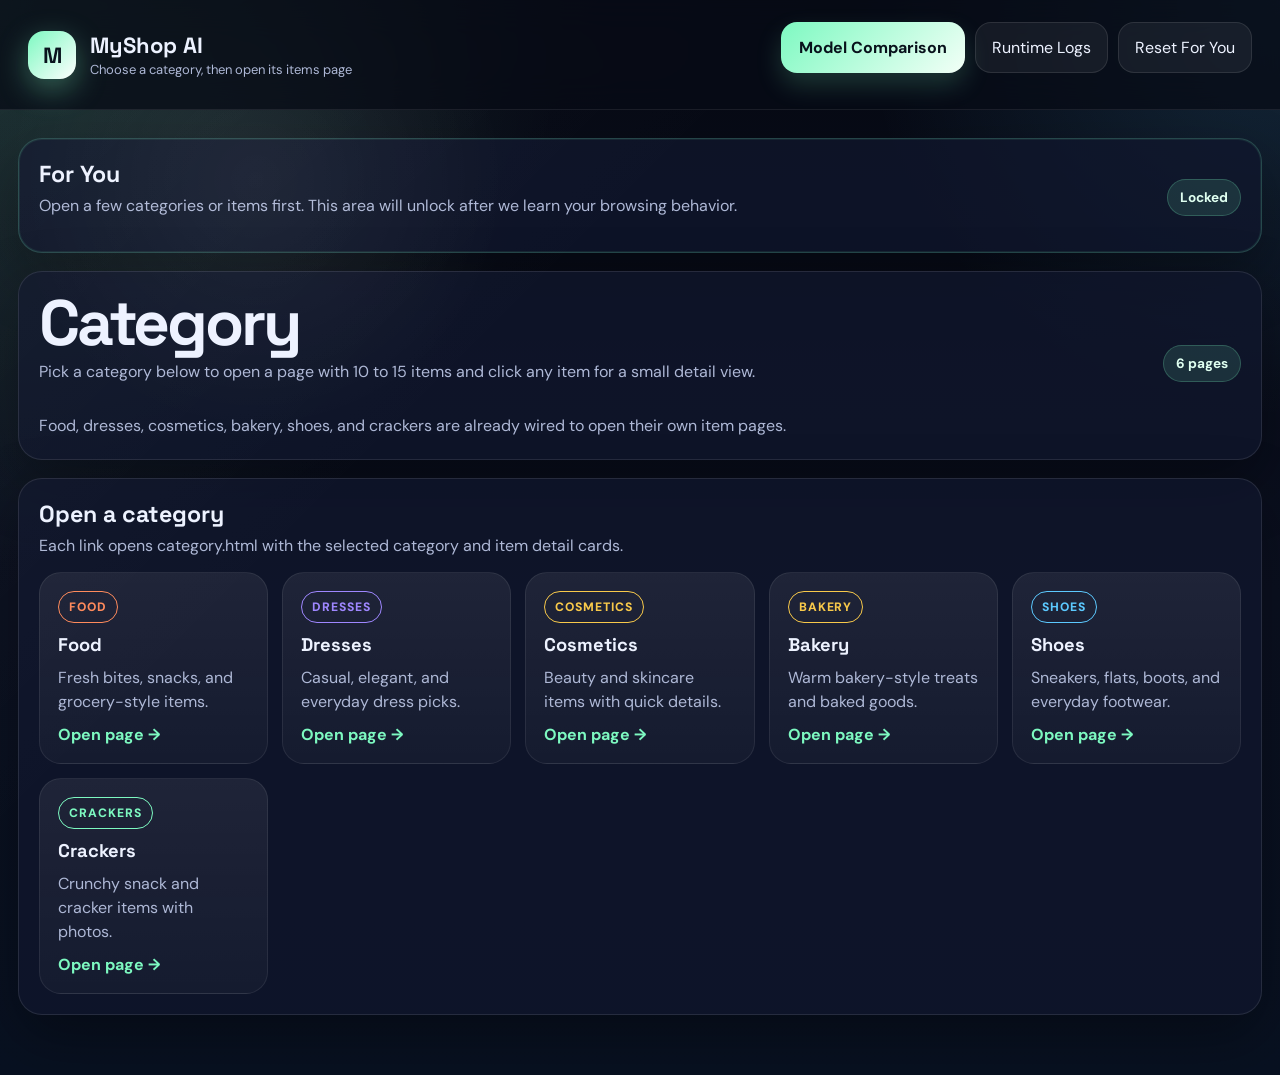
<file: frontend/index.html>
<!DOCTYPE html>
<html lang="en">
<head>
  <meta charset="UTF-8" />
  <meta name="viewport" content="width=device-width, initial-scale=1.0" />
  <meta name="referrer" content="no-referrer-when-downgrade" />
  <title>Category - MyShop AI</title>
  <link rel="icon" href="data:image/svg+xml,<svg xmlns='http://www.w3.org/2000/svg' viewBox='0 0 100 100'><text y='75' font-size='75' font-weight='bold' fill='%237df9c1'>M</text></svg>" />
  <link rel="preconnect" href="https://fonts.googleapis.com">
  <link rel="preconnect" href="https://fonts.gstatic.com" crossorigin>
  <link href="https://fonts.googleapis.com/css2?family=DM+Sans:wght@400;500;700;800&family=Space+Grotesk:wght@400;500;700&display=swap" rel="stylesheet">
  <link rel="stylesheet" href="style.css" />
</head>
<body>
  <div class="backdrop"></div>

  <header class="topbar">
    <div class="brand">
      <div class="brand-mark">M</div>
      <div>
        <div class="brand-name">MyShop AI</div>
        <div class="brand-subtitle">Choose a category, then open its items page</div>
      </div>
    </div>

    <div class="page-actions page-actions--standalone">
      <a class="primary-btn page-back-link" href="comparison.html" target="_blank" rel="noreferrer">Model Comparison</a>
      <a class="ghost-btn page-back-link" href="runtime.html" target="_blank" rel="noreferrer">Runtime Logs</a>
      <button id="resetForYouButton" class="ghost-btn">Reset For You</button>
    </div>
  </header>

  <main class="page category-page">
    <section class="panel highlight-panel for-you-section" hidden>
      <div class="section-head">
        <div>
          <h2>For You</h2>
          <p id="forYouMeta">This section appears after we learn from your browsing behavior.</p>
        </div>
        <span id="forYouCount" class="section-count">Locked</span>
      </div>

      <div id="forYouGrid" class="category-link-grid"></div>
    </section>

    <section class="category-hero hero-panel">
      <div class="section-head category-hero-head">
        <div>
          <h1>Category</h1>
          <p>Pick a category below to open a page with 10 to 15 items and click any item for a small detail view.</p>
        </div>
        <span class="section-count">6 pages</span>
      </div>
      <p class="category-note">Food, dresses, cosmetics, bakery, shoes, and crackers are already wired to open their own item pages.</p>
    </section>

    <section class="panel">
      <div class="section-head">
        <div>
          <h2>Open a category</h2>
          <p>Each link opens category.html with the selected category and item detail cards.</p>
        </div>
      </div>

      <div class="category-link-grid">
        <a class="category-link-card" href="category.html?category=food">
          <span class="category-link-label" style="color:var(--food)">Food</span>
          <strong>Food</strong>
          <p>Fresh bites, snacks, and grocery-style items.</p>
          <span class="category-link-action">Open page →</span>
        </a>

        <a class="category-link-card" href="category.html?category=dresses">
          <span class="category-link-label" style="color:var(--pet)">Dresses</span>
          <strong>Dresses</strong>
          <p>Casual, elegant, and everyday dress picks.</p>
          <span class="category-link-action">Open page →</span>
        </a>

        <a class="category-link-card" href="category.html?category=cosmetics">
          <span class="category-link-label" style="color:var(--snack)">Cosmetics</span>
          <strong>Cosmetics</strong>
          <p>Beauty and skincare items with quick details.</p>
          <span class="category-link-action">Open page →</span>
        </a>

        <a class="category-link-card" href="category.html?category=bakery">
          <span class="category-link-label" style="color:var(--accent-2)">Bakery</span>
          <strong>Bakery</strong>
          <p>Warm bakery-style treats and baked goods.</p>
          <span class="category-link-action">Open page →</span>
        </a>

        <a class="category-link-card" href="category.html?category=shoes">
          <span class="category-link-label" style="color:var(--drink)">Shoes</span>
          <strong>Shoes</strong>
          <p>Sneakers, flats, boots, and everyday footwear.</p>
          <span class="category-link-action">Open page →</span>
        </a>

        <a class="category-link-card" href="category.html?category=snack">
          <span class="category-link-label" style="color:var(--accent)">Crackers</span>
          <strong>Crackers</strong>
          <p>Crunchy snack and cracker items with photos.</p>
          <span class="category-link-action">Open page →</span>
        </a>
      </div>
    </section>
  </main>

  <script>
    const STATE_KEY = 'myshop-ai-discovery-state';
    const CATEGORY_THRESHOLD = 5;
    const categories = [
      { key: 'food', label: 'Food', color: 'var(--food)', description: 'Best match from your food searches and visits.' },
      { key: 'dresses', label: 'Dresses', color: 'var(--pet)', description: 'Fashion pages you opened recently.' },
      { key: 'cosmetics', label: 'Cosmetics', color: 'var(--snack)', description: 'Beauty items based on your activity.' },
      { key: 'bakery', label: 'Bakery', color: 'var(--accent-2)', description: 'Sweet baked items from your browsing.' },
      { key: 'shoes', label: 'Shoes', color: 'var(--drink)', description: 'Footwear pages you visited.' },
      { key: 'snack', label: 'Crackers', color: 'var(--accent)', description: 'Crunchy snack items you viewed.' }
    ];

    function loadState() {
      try {
        const parsed = JSON.parse(localStorage.getItem(STATE_KEY));
        if (parsed && typeof parsed === 'object') {
          return {
            searches: parsed.searches || {},
            visits: parsed.visits || {},
            recentCategories: Array.isArray(parsed.recentCategories) ? parsed.recentCategories : [],
            recentQueries: Array.isArray(parsed.recentQueries) ? parsed.recentQueries : [],
            lastViewedItems: Array.isArray(parsed.lastViewedItems) ? parsed.lastViewedItems : []
          };
        }
      } catch (_) {
        // ignore storage parse issues
      }

      return {
        searches: {},
        visits: {},
        recentCategories: [],
        recentQueries: [],
        lastViewedItems: []
      };
    }

    function scoreCategory(state, key) {
      const searchScore = Number(state.searches[key] || 0) * 3;
      const visitScore = Number(state.visits[key] || 0) * 2;
      const recentCategoryBonus = state.recentCategories.indexOf(key) === -1 ? 0 : Math.max(0, 5 - state.recentCategories.indexOf(key));
      const recentQueryBonus = state.recentQueries.some((entry) => entry.category === key) ? 2 : 0;
      return searchScore + visitScore + recentCategoryBonus + recentQueryBonus;
    }

    function renderForYou() {
      const state = loadState();
      const section = document.querySelector('.for-you-section');
      const grid = document.getElementById('forYouGrid');
      const meta = document.getElementById('forYouMeta');
      const count = document.getElementById('forYouCount');

      const searchCount = Object.values(state.searches || {}).reduce((total, value) => total + Number(value || 0), 0);
      const visitCount = Object.values(state.visits || {}).reduce((total, value) => total + Number(value || 0), 0);
      const recentQueries = (state.recentQueries || []).length;
      const lastViewedItems = (state.lastViewedItems || []).length;
      const recentCategories = (state.recentCategories || []).length;
      const totalSignals = searchCount + visitCount + recentQueries + lastViewedItems + recentCategories;

      if (section) {
        section.hidden = false;
      }

      if (totalSignals < CATEGORY_THRESHOLD) {
        grid.innerHTML = '';
        meta.textContent = 'Open a few categories or items first. This area will unlock after we learn your browsing behavior.';
        count.textContent = 'Locked';
        return;
      }

      const ranked = [...categories].sort((left, right) => scoreCategory(state, right.key) - scoreCategory(state, left.key));
      const active = ranked.filter((item) => scoreCategory(state, item.key) > 0).slice(0, 4);
      const hasActivity = active.length > 0;

      meta.innerText = 'Personalized recommendations loading...';
      count.textContent = hasActivity ? 'Personalized' : 'Learning';

      grid.innerHTML = '';

      active.forEach((category) => {
        const searchCount = state.searches[category.key] || 0;
        const visitCount = state.visits[category.key] || 0;
        const card = document.createElement('a');
        card.className = 'category-link-card';
        card.href = `category.html?category=${encodeURIComponent(category.key)}`;
        card.innerHTML = `
          <span class="category-link-label" style="color:${category.color}">${category.label}</span>
          <strong>${category.label}</strong>
          <p>${category.description}</p>
          <span class="category-link-action">${searchCount || visitCount ? `${searchCount} searches · ${visitCount} visits` : 'Open page →'}</span>
        `;
        grid.appendChild(card);
      });
    }

  </script>

  <script>
    document.addEventListener('DOMContentLoaded', () => {
      renderForYou();
    });
  </script>
</body>
</html>
</file>
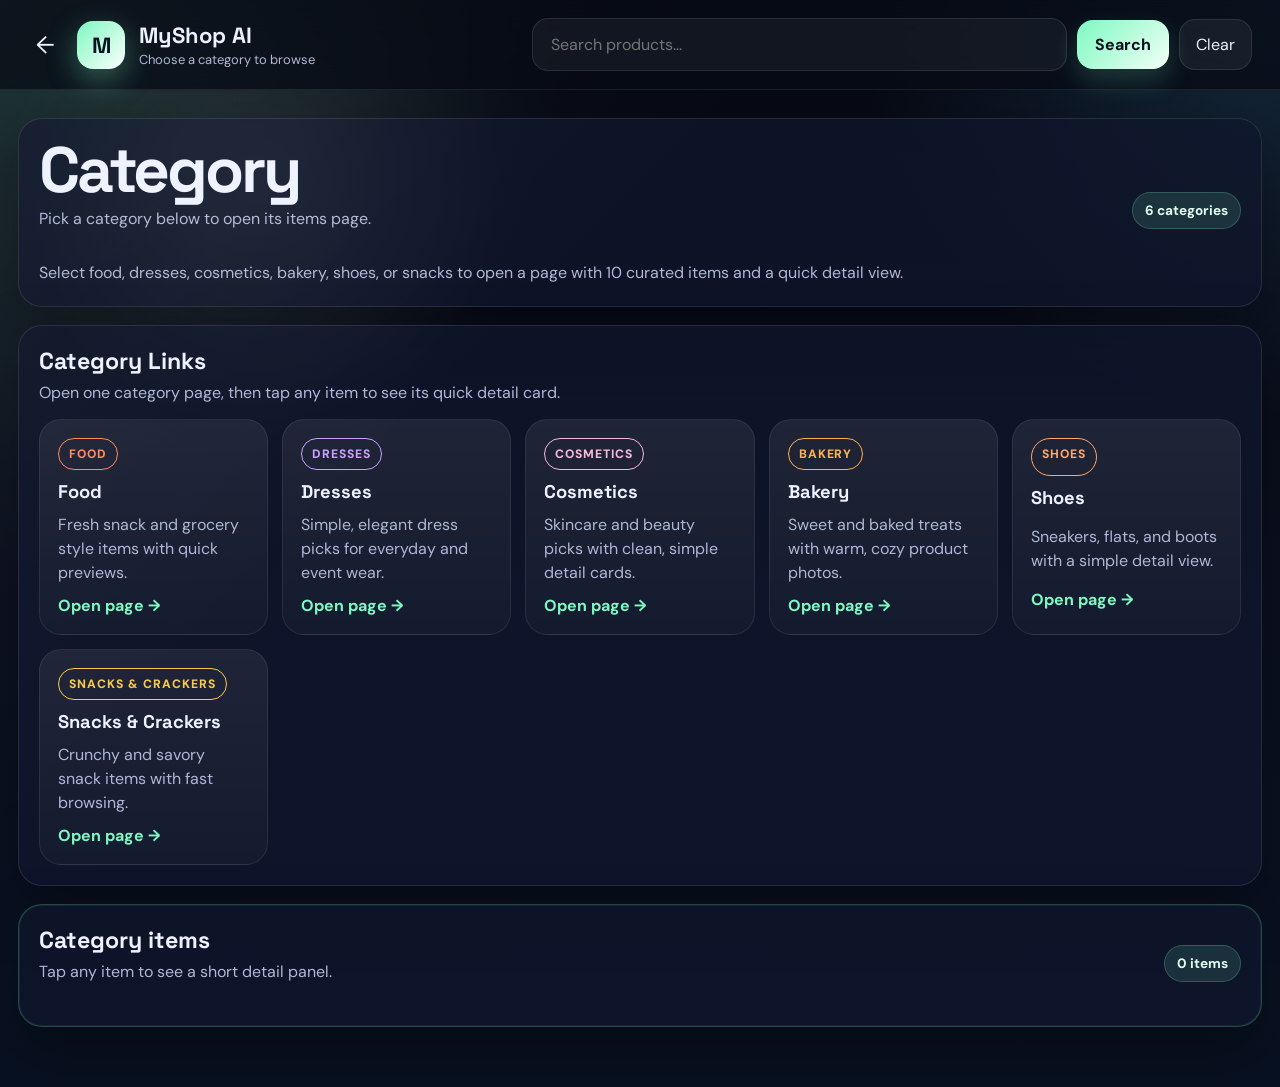
<file: frontend/category.html>
<!DOCTYPE html>
<html lang="en">
<head>
  <meta charset="UTF-8" />
  <meta name="viewport" content="width=device-width, initial-scale=1.0" />
  <meta name="referrer" content="no-referrer-when-downgrade" />
  <title>Category - MyShop AI</title>
  <link rel="icon" href="data:image/svg+xml,<svg xmlns='http://www.w3.org/2000/svg' viewBox='0 0 100 100'><text y='75' font-size='75' font-weight='bold' fill='%237df9c1'>M</text></svg>" />
  <link rel="preconnect" href="https://fonts.googleapis.com">
  <link rel="preconnect" href="https://fonts.gstatic.com" crossorigin>
  <link href="https://fonts.googleapis.com/css2?family=DM+Sans:wght@400;500;700;800&family=Space+Grotesk:wght@400;500;700&display=swap" rel="stylesheet">
  <link rel="stylesheet" href="style.css" />
</head>
<body>
  <div class="backdrop"></div>

  <header class="topbar">
    <div class="brand">
      <button id="backButton" class="back-button" title="Go back">
        <span>←</span>
      </button>
      <div class="brand-mark">M</div>
      <div>
        <div class="brand-name">MyShop AI</div>
        <div class="brand-subtitle" id="pageSubtitle">Choose a category to browse</div>
      </div>
    </div>

    <div class="search-shell" id="searchShell">
      <input id="searchInput" type="search" placeholder="Search products..." autocomplete="off" />
      <button id="searchButton" class="primary-btn">Search</button>
      <button id="clearButton" class="ghost-btn">Clear</button>
    </div>
  </header>

  <main class="page category-page">
    <section class="category-hero hero-panel">
      <div class="section-head category-hero-head">
        <div>
          <h1 id="categoryTitle">Category</h1>
          <p id="categoryDescription">Pick a category below to open its items page.</p>
        </div>
        <span id="itemCount" class="section-count">6 categories</span>
      </div>
      <p id="categoryNote" class="category-note">
        Select food, dresses, cosmetics, bakery, shoes, or snacks to open a page with 10 curated items and a quick detail view.
      </p>
    </section>

    <section class="panel">
      <div class="section-head">
        <div>
          <h2>Category Links</h2>
          <p>Open one category page, then tap any item to see its quick detail card.</p>
        </div>
      </div>
      <div id="categoryLinkGrid" class="category-link-grid"></div>
    </section>

    <section id="categoryBrowser" class="panel highlight-panel category-browser" hidden>
      <div class="section-head">
        <div>
          <h2 id="browserTitle">Category items</h2>
          <p id="browserDescription">Tap any item to see a short detail panel.</p>
        </div>
        <span id="browserCount" class="section-count">0 items</span>
      </div>
      <div id="categoryGrid" class="product-grid"></div>
      <div id="categoryEmpty" class="empty-state" hidden>
        No products found in this category.
      </div>
    </section>
  </main>

  <div id="productModal" class="detail-modal" hidden>
    <div class="detail-backdrop" data-close-modal></div>
    <section class="detail-modal-dialog" role="dialog" aria-modal="true" aria-labelledby="detailTitle">
      <button id="closeDetailButton" class="detail-close" type="button" aria-label="Close details">×</button>
      <div class="detail-layout">
        <div class="detail-image-wrap">
          <img id="detailImage" alt="Product preview" />
        </div>
        <div class="detail-copy">
          <span id="detailCategoryBadge" class="detail-badge"></span>
          <h3 id="detailTitle"></h3>
          <p id="detailSummary"></p>
          <div id="detailPrice" class="detail-price"></div>
          <div id="detailTags" class="detail-chip-list"></div>
          <ul id="detailFeatures" class="detail-feature-list"></ul>
        </div>
      </div>
    </section>
  </div>

  <script src="category-script.js"></script>
</body>
</html>
</file>
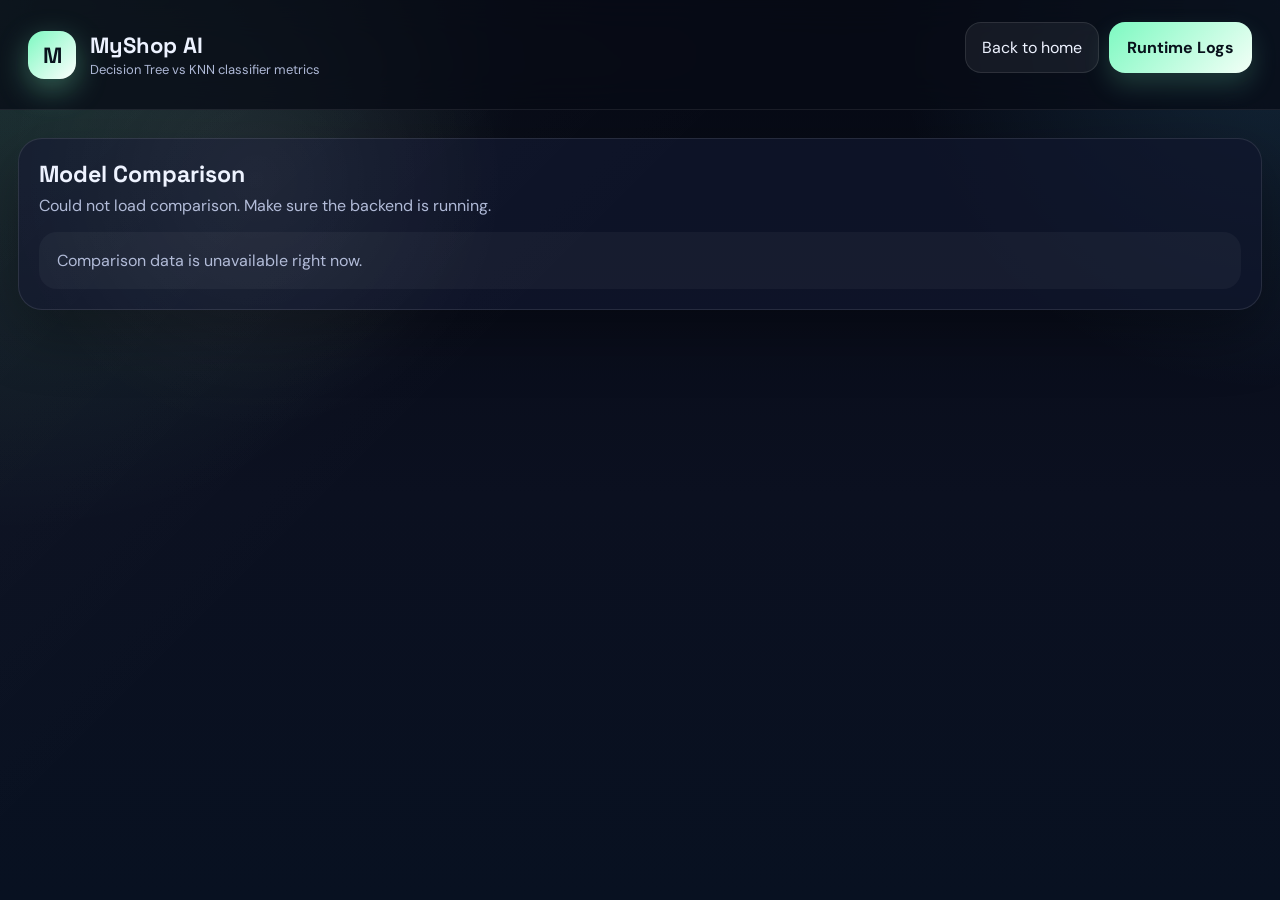
<file: frontend/comparison.html>
<!DOCTYPE html>
<html lang="en">
<head>
  <meta charset="utf-8" />
  <meta name="viewport" content="width=device-width, initial-scale=1" />
  <title>Model Comparison - MyShop AI</title>
  <link rel="preconnect" href="https://fonts.googleapis.com">
  <link rel="preconnect" href="https://fonts.gstatic.com" crossorigin>
  <link href="https://fonts.googleapis.com/css2?family=DM+Sans:wght@400;500;700;800&family=Space+Grotesk:wght@400;500;700&display=swap" rel="stylesheet">
  <link rel="stylesheet" href="style.css" />
</head>
<body>
  <div class="backdrop"></div>
  <header class="topbar">
    <div class="brand">
      <div class="brand-mark">M</div>
      <div>
        <div class="brand-name">MyShop AI</div>
        <div class="brand-subtitle">Decision Tree vs KNN classifier metrics</div>
      </div>
    </div>

    <div class="page-actions page-actions--standalone">
      <a href="index.html" class="ghost-btn page-back-link">Back to home</a>
      <a href="runtime.html" class="primary-btn page-back-link" target="_blank" rel="noreferrer">Runtime Logs</a>
    </div>
  </header>

  <main class="page">
    <section class="panel">
      <div class="section-head runtime-head">
        <div>
          <h2>Model Comparison</h2>
          <p id="status">Loading comparison...</p>
        </div>
      </div>

      <div id="content" class="comparison-chart"></div>
    </section>
  </main>

  <script>
    const API_BASE = 'http://127.0.0.1:5000';

    async function load() {
      const status = document.getElementById('status');
      const content = document.getElementById('content');

      try {
        status.textContent = 'Fetching model metrics...';
        const response = await fetch(`${API_BASE}/model-comparison`);
        if (!response.ok) throw new Error(response.status);

        const payload = await response.json();
        const models = Array.isArray(payload.models) ? payload.models : [];

        if (!models.length) {
          status.textContent = 'No model data available.';
          content.innerHTML = '<div class="empty-state">Comparison data is unavailable right now.</div>';
          return;
        }

        status.textContent = `Loaded ${models.length} models from the backend.`;
        content.innerHTML = '';

        const metrics = [
          { key: 'accuracy', label: 'Accuracy' },
          { key: 'precision', label: 'Precision' },
          { key: 'recall', label: 'Recall' },
          { key: 'f1', label: 'F1 Score' }
        ];

        metrics.forEach((metric) => {
          const section = document.createElement('section');
          section.className = 'comparison-metric';
          section.innerHTML = `<div class="comparison-metric-title">${metric.label}</div>`;

          const bars = document.createElement('div');
          bars.className = 'comparison-bars';

          models.forEach((model) => {
            const value = Math.max(0, Math.min(1, Number(model[metric.key]) || 0));
            const item = document.createElement('div');
            item.className = 'comparison-item';
            item.innerHTML = `
              <div class="comparison-item-head">
                <span>${model.model}</span>
                <strong>${(value * 100).toFixed(1)}%</strong>
              </div>
              <div class="comparison-track">
                <div class="comparison-fill" style="width:${Math.round(value * 100)}%; background:linear-gradient(90deg,#7df9c1,#5cc9ff)"></div>
              </div>
            `;
            bars.appendChild(item);
          });

          section.appendChild(bars);
          content.appendChild(section);
        });
      } catch (error) {
        status.textContent = 'Could not load comparison. Make sure the backend is running.';
        content.innerHTML = '<div class="empty-state">Comparison data is unavailable right now.</div>';
      }
    }

    load();
  </script>
</body>
</html>
</file>
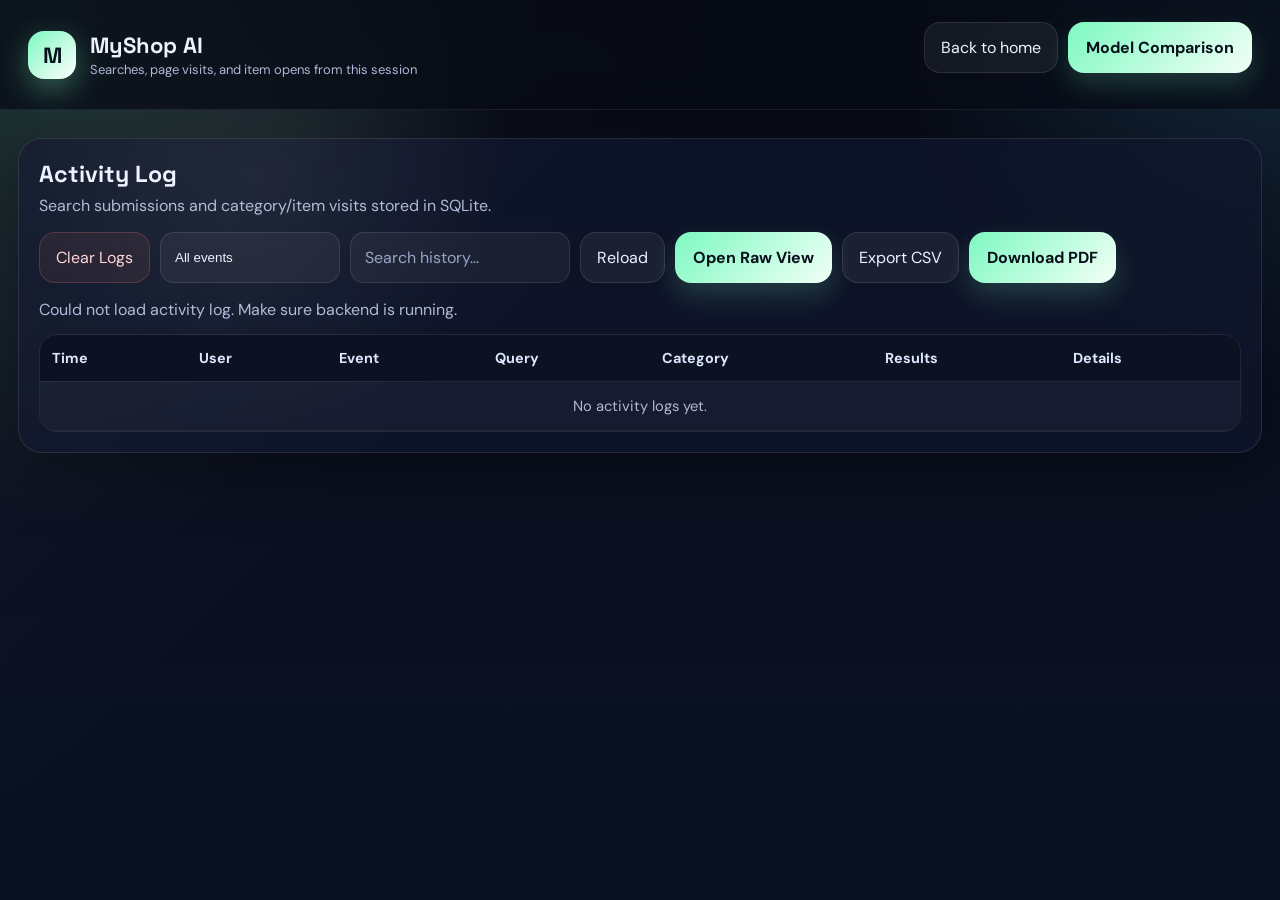
<file: frontend/runtime.html>
<!doctype html>
<html lang="en">
<head>
  <meta charset="utf-8" />
  <meta name="viewport" content="width=device-width, initial-scale=1" />
  <title>Runtime Logs - MyShop AI</title>
  <link rel="preconnect" href="https://fonts.googleapis.com">
  <link rel="preconnect" href="https://fonts.gstatic.com" crossorigin>
  <link href="https://fonts.googleapis.com/css2?family=DM+Sans:wght@400;500;700;800&family=Space+Grotesk:wght@400;500;700&display=swap" rel="stylesheet">
  <link rel="stylesheet" href="style.css" />
</head>
<body>
  <div class="backdrop"></div>
  <header class="topbar">
    <div class="brand">
      <div class="brand-mark">M</div>
      <div>
        <div class="brand-name">MyShop AI</div>
        <div class="brand-subtitle">Searches, page visits, and item opens from this session</div>
      </div>
    </div>

    <div class="page-actions page-actions--standalone">
      <a href="index.html" class="ghost-btn page-back-link">Back to home</a>
      <a href="comparison.html" class="primary-btn page-back-link" target="_blank" rel="noreferrer">Model Comparison</a>
    </div>
  </header>

  <main class="page">
    <section class="panel">
      <div class="section-head runtime-head">
        <div>
          <h2>Activity Log</h2>
          <p>Search submissions and category/item visits stored in SQLite.</p>
        </div>
        <div class="runtime-actions">
          <button id="clearRuntimeButton" class="ghost-btn runtime-danger-btn">Clear Logs</button>
          <select id="runtimeTypeFilter" class="runtime-select">
            <option value="">All events</option>
            <option value="search_commit">Search submissions</option>
            <option value="category_view">Category visits</option>
            <option value="item_view">Item opens</option>
            <option value="recommend_request">Recommendation calls</option>
          </select>
          <input id="runtimeSearchInput" class="runtime-search" type="search" placeholder="Search history..." />
          <button id="refreshRuntimeButton" class="ghost-btn">Reload</button>
          <button id="openRawButton" class="primary-btn">Open Raw View</button>
          <button id="exportCsvButton" class="ghost-btn">Export CSV</button>
          <button id="downloadPdfButton" class="primary-btn">Download PDF</button>
        </div>
      </div>

      <div id="runtimeMeta" class="runtime-meta">Loading...</div>
      <div id="pdfContainer" class="runtime-table-wrap">
        <table class="runtime-table" id="runtimeTable">
          <thead>
            <tr>
              <th>Time</th>
              <th>User</th>
              <th>Event</th>
              <th>Query</th>
              <th>Category</th>
              <th>Results</th>
              <th>Details</th>
            </tr>
          </thead>
          <tbody id="runtimeTableBody"></tbody>
        </table>
      </div>
    </section>
  </main>

  <script>
    const API_BASE = 'http://127.0.0.1:5000';
    let runtimeRows = [];

    function csvEscape(value) {
      const text = String(value ?? '');
      return '"' + text.replaceAll('"', '""') + '"';
    }

    function escapeHtml(value) {
      return String(value)
        .replaceAll('&', '&amp;')
        .replaceAll('<', '&lt;')
        .replaceAll('>', '&gt;')
        .replaceAll('"', '&quot;')
        .replaceAll("'", '&#039;');
    }

    function downloadCsv(filename, rows) {
      const columns = ['id', 'ts', 'user_id', 'event_type', 'query', 'category', 'details'];
      const csv = [columns.join(',')].concat(rows.map((row) => columns.map((col) => csvEscape(row[col])).join(','))).join('\n');
      const blob = new Blob([csv], { type: 'text/csv;charset=utf-8;' });
      const url = URL.createObjectURL(blob);
      const link = document.createElement('a');
      link.href = url;
      link.download = filename;
      document.body.appendChild(link);
      link.click();
      link.remove();
      URL.revokeObjectURL(url);
    }

    async function clearRuntimeLogs() {
      const confirmed = window.confirm('Clear all runtime logs? This will delete the stored activity history.');
      if (!confirmed) return;

      const response = await fetch(`${API_BASE}/runtime-data`, { method: 'DELETE' });
      if (!response.ok) {
        throw new Error(`HTTP ${response.status}`);
      }

      // Also clear frontend discovery state and guest session so home For You resets.
      try {
        localStorage.removeItem('myshop-ai-discovery-state');
        localStorage.removeItem('myshop-ai-session-id');
      } catch (_) {}

      runtimeRows = [];
      document.getElementById('runtimeMeta').textContent = 'Showing 0 events';
      renderTable([]);
      alert('Runtime DB cleared and local discovery state reset. Reload the home page to refresh For You.');
    }

    function renderTable(rows) {
      const tbody = document.getElementById('runtimeTableBody');
      tbody.innerHTML = '';

      if (!rows || rows.length === 0) {
        const tr = document.createElement('tr');
        tr.innerHTML = '<td colspan="7" class="empty-row">No activity logs yet.</td>';
        tbody.appendChild(tr);
        return;
      }

      rows.forEach((row) => {
        let resultCount = '';
        try {
          const details = typeof row.details === 'string' ? JSON.parse(row.details) : row.details;
          resultCount = details && typeof details.result_count !== 'undefined' ? details.result_count : '';
        } catch (_) {
          resultCount = '';
        }

        const tr = document.createElement('tr');
        tr.innerHTML = `<td>${row.ts || ''}</td><td>${row.user_id || ''}</td><td>${row.event_type || ''}</td><td>${row.query || ''}</td><td>${row.category || ''}</td><td>${resultCount}</td><td><code>${escapeHtml(row.details || '')}</code></td>`;
        tbody.appendChild(tr);
      });
    }

    async function loadRuntime() {
      try {
        const type = document.getElementById('runtimeTypeFilter').value || '';
        const res = await fetch(`${API_BASE}/runtime-data?limit=500&event_type=${encodeURIComponent(type)}`);
        if (!res.ok) throw new Error('fetch failed');
        const payload = await res.json();
        runtimeRows = Array.isArray(payload.events) ? payload.events : [];
        applyFilters();
      } catch (_) {
        document.getElementById('runtimeMeta').textContent = 'Could not load activity log. Make sure backend is running.';
        renderTable([]);
      }
    }

    function applyFilters() {
      const search = (document.getElementById('runtimeSearchInput').value || '').toLowerCase().trim();
      const type = document.getElementById('runtimeTypeFilter').value || '';

      let rows = runtimeRows.slice();

      if (type) {
        rows = rows.filter((row) => row.event_type === type);
      }

      if (search) {
        rows = rows.filter((row) => (
          `${row.ts || ''} ${row.user_id || ''} ${row.event_type || ''} ${row.query || ''} ${row.category || ''} ${row.details || ''}`
        ).toLowerCase().includes(search));
      }

      document.getElementById('runtimeMeta').textContent = `Showing ${rows.length} of ${runtimeRows.length} activity events from ${API_BASE}/runtime-data`;
      renderTable(rows);
    }

    document.addEventListener('DOMContentLoaded', () => {
      document.getElementById('refreshRuntimeButton').addEventListener('click', loadRuntime);
      document.getElementById('openRawButton').addEventListener('click', () => window.open(`${API_BASE}/runtime-data?limit=1000`, '_blank'));
      document.getElementById('exportCsvButton').addEventListener('click', () => downloadCsv('runtime-events.csv', runtimeRows));
      document.getElementById('clearRuntimeButton').addEventListener('click', async () => {
        try {
          await clearRuntimeLogs();
        } catch (_) {
          alert('Could not clear runtime logs.');
        }
      });
      document.getElementById('runtimeSearchInput').addEventListener('input', applyFilters);
      // when the type filter changes, re-query the server so we can show other event types
      document.getElementById('runtimeTypeFilter').addEventListener('change', loadRuntime);

      document.getElementById('downloadPdfButton').addEventListener('click', async () => {
        if (!window.html2pdf) {
          await new Promise((resolve) => {
            const script = document.createElement('script');
            script.src = 'https://cdnjs.cloudflare.com/ajax/libs/html2pdf.js/0.9.2/html2pdf.bundle.min.js';
            script.onload = () => resolve();
            script.onerror = () => resolve();
            document.head.appendChild(script);
          });
        }

        const element = document.getElementById('pdfContainer');
        const options = {
          margin: 10,
          filename: 'runtime-logs.pdf',
          image: { type: 'jpeg', quality: 0.98 },
          html2canvas: { scale: 2 },
          jsPDF: { unit: 'mm', format: 'a4', orientation: 'landscape' }
        };

        try {
          if (window.html2pdf) {
            window.html2pdf().set(options).from(element).save();
          } else {
            alert('PDF library failed to load.');
          }
        } catch (_) {
          alert('PDF generation failed.');
        }
      });

      loadRuntime();
    });
  </script>
</body>
</html>
</file>
<file: frontend/style.css>
* {
  box-sizing: border-box;
}

:root {
  --bg: #0b1020;
  --bg-soft: #11182c;
  --panel: rgba(16, 23, 44, 0.78);
  --panel-strong: #151c32;
  --card: rgba(255, 255, 255, 0.06);
  --card-border: rgba(255, 255, 255, 0.1);
  --text: #edf2ff;
  --muted: #aeb8d6;
  --accent: #7df9c1;
  --accent-2: #f8c94a;
  --food: #ff8a5b;
  --drink: #5cc9ff;
  --snack: #f8c94a;
  --pet: #9f87ff;
  --shadow: 0 22px 60px rgba(0, 0, 0, 0.35);
}

html {
  scroll-behavior: smooth;
}

body {
  margin: 0;
  min-height: 100vh;
  font-family: 'DM Sans', sans-serif;
  color: var(--text);
  background:
    radial-gradient(circle at top left, rgba(125, 249, 193, 0.16), transparent 34%),
    radial-gradient(circle at top right, rgba(92, 201, 255, 0.16), transparent 25%),
    linear-gradient(180deg, #060913 0%, var(--bg) 55%, #081121 100%);
}

img {
  display: block;
  width: 100%;
}

button,
input {
  font: inherit;
}

.backdrop {
  position: fixed;
  inset: 0;
  pointer-events: none;
  background:
    linear-gradient(135deg, rgba(255, 255, 255, 0.03), transparent 40%),
    radial-gradient(circle at 20% 20%, rgba(255, 255, 255, 0.06), transparent 20%);
  mix-blend-mode: screen;
}

.topbar {
  position: sticky;
  top: 0;
  z-index: 20;
  display: flex;
  align-items: center;
  justify-content: space-between;
  gap: 20px;
  padding: 18px 28px;
  background: rgba(7, 11, 22, 0.75);
  backdrop-filter: blur(18px);
  border-bottom: 1px solid rgba(255, 255, 255, 0.08);
}

.brand {
  display: flex;
  align-items: center;
  gap: 14px;
}

.brand-mark {
  width: 48px;
  height: 48px;
  border-radius: 16px;
  display: grid;
  place-items: center;
  font-family: 'Space Grotesk', sans-serif;
  font-size: 22px;
  font-weight: 700;
  color: #09131d;
  background: linear-gradient(135deg, var(--accent) 0%, #fefefe 100%);
  box-shadow: 0 10px 30px rgba(125, 249, 193, 0.35);
}

.brand-name {
  font-family: 'Space Grotesk', sans-serif;
  font-size: 22px;
  font-weight: 700;
}

.brand-subtitle {
  color: var(--muted);
  font-size: 13px;
  margin-top: 2px;
}

.search-shell {
  display: flex;
  flex-wrap: wrap;
  gap: 10px;
  align-items: center;
  flex: 1;
  max-width: 720px;
}

.search-shell input {
  flex: 1;
  min-width: 220px;
  padding: 15px 18px;
  border-radius: 16px;
  border: 1px solid rgba(255, 255, 255, 0.1);
  background: rgba(255, 255, 255, 0.05);
  color: var(--text);
  outline: none;
  transition: border-color 0.2s ease, transform 0.2s ease, box-shadow 0.2s ease;
}

.search-shell input:focus {
  border-color: rgba(125, 249, 193, 0.5);
  box-shadow: 0 0 0 4px rgba(125, 249, 193, 0.08);
  transform: translateY(-1px);
}

.primary-btn,
.ghost-btn,
.chip,
.card-action,
.history-pill {
  border: 0;
  cursor: pointer;
  transition: transform 0.18s ease, box-shadow 0.18s ease, background 0.18s ease;
}
.for-you-action {
  color: #08111b !important;
  background: linear-gradient(135deg, var(--accent) 0%, #f3fff7 100%) !important;
  border: 1px solid rgba(125, 249, 193, 0.45) !important;
}
.for-you-action:hover {
  color: #051018 !important;
}

.primary-btn,
.card-action {
  padding: 14px 18px;
  border-radius: 16px;
  font-weight: 700;
  color: #08111b;
  background: linear-gradient(135deg, var(--accent) 0%, #f3fff7 100%);
  box-shadow: 0 12px 26px rgba(125, 249, 193, 0.18);
}

.ghost-btn {
  padding: 14px 16px;
  border-radius: 16px;
  color: var(--text);
  background: rgba(255, 255, 255, 0.06);
  border: 1px solid rgba(255, 255, 255, 0.1);
}

.primary-btn:hover,
.ghost-btn:hover,
.chip:hover,
.card-action:hover,
.history-pill:hover {
  transform: translateY(-2px);
}

.page {
  width: min(1400px, calc(100% - 36px));
  margin: 0 auto;
  padding: 28px 0 60px;
}

.dashboard-nav {
  display: flex;
  gap: 10px;
  padding: 10px;
  margin: 0 0 18px;
  border-radius: 18px;
  background: rgba(255, 255, 255, 0.04);
  border: 1px solid rgba(255, 255, 255, 0.08);
  position: sticky;
  top: 136px;
  z-index: 10;
  backdrop-filter: blur(14px);
}

.nav-btn {
  padding: 12px 16px;
  border: 0;
  border-radius: 14px;
  background: transparent;
  color: var(--text);
  font-weight: 700;
  cursor: pointer;
  transition: background 0.18s ease, transform 0.18s ease, color 0.18s ease;
}

.nav-btn.active {
  background: linear-gradient(135deg, rgba(125, 249, 193, 0.16), rgba(255, 255, 255, 0.08));
  color: #eafff5;
}

.nav-btn:hover {
  transform: translateY(-1px);
}

.hero {
  display: grid;
  grid-template-columns: 1.4fr 0.9fr;
  gap: 22px;
  align-items: stretch;
  padding: 24px;
  border-radius: 28px;
  background: linear-gradient(145deg, rgba(16, 24, 42, 0.95), rgba(9, 13, 24, 0.92));
  border: 1px solid rgba(255, 255, 255, 0.07);
  box-shadow: var(--shadow);
}

.hero-copy h1 {
  margin: 12px 0 16px;
  font-family: 'Space Grotesk', sans-serif;
  font-size: clamp(2.1rem, 5vw, 4.5rem);
  line-height: 0.98;
  letter-spacing: -0.05em;
  max-width: 12ch;
}

.eyebrow {
  display: inline-flex;
  padding: 8px 12px;
  border-radius: 999px;
  color: #07111a;
  background: linear-gradient(135deg, var(--accent-2), #fff3d4);
  font-size: 12px;
  font-weight: 800;
  text-transform: uppercase;
  letter-spacing: 0.12em;
}

.hero-copy p {
  margin: 0;
  max-width: 65ch;
  color: var(--muted);
  font-size: 1.05rem;
  line-height: 1.7;
}

.hero-stats {
  display: grid;
  grid-template-columns: repeat(3, minmax(0, 1fr));
  gap: 14px;
  margin-top: 24px;
}

.stat-card {
  padding: 16px;
  border-radius: 20px;
  background: rgba(255, 255, 255, 0.05);
  border: 1px solid rgba(255, 255, 255, 0.08);
}

.stat-value {
  display: block;
  font-family: 'Space Grotesk', sans-serif;
  font-size: 1.5rem;
  font-weight: 700;
}

.stat-label {
  color: var(--muted);
  font-size: 0.88rem;
}

.hero-panel,
.panel {
  background: var(--panel);
  border: 1px solid var(--card-border);
  border-radius: 24px;
  box-shadow: var(--shadow);
}

.hero-panel {
  padding: 20px;
  display: flex;
  flex-direction: column;
  gap: 14px;
}

.panel-heading {
  font-family: 'Space Grotesk', sans-serif;
  font-size: 18px;
  font-weight: 700;
}

.taste-bars {
  display: grid;
  gap: 12px;
}

.taste-row {
  display: grid;
  grid-template-columns: 74px 1fr 44px;
  gap: 12px;
  align-items: center;
  color: var(--muted);
  font-size: 0.9rem;
}

.taste-track {
  height: 10px;
  border-radius: 999px;
  background: rgba(255, 255, 255, 0.08);
  overflow: hidden;
}

.taste-fill {
  height: 100%;
  border-radius: inherit;
}

.taste-fill.food { background: var(--food); }
.taste-fill.drink { background: var(--drink); }
.taste-fill.snack { background: var(--snack); }
.taste-fill.pet { background: var(--pet); }

.panel-note {
  padding: 14px 16px;
  border-radius: 18px;
  background: rgba(125, 249, 193, 0.08);
  color: #d7ffee;
  line-height: 1.5;
}

.chips-section {
  margin-top: 22px;
  padding: 18px 20px 10px;
  border-radius: 24px;
  background: rgba(255, 255, 255, 0.03);
  border: 1px solid rgba(255, 255, 255, 0.06);
}

.section-head {
  display: flex;
  justify-content: space-between;
  align-items: flex-end;
  gap: 14px;
  flex-wrap: wrap;
  margin-bottom: 16px;
}

.section-head h2 {
  margin: 0;
  font-family: 'Space Grotesk', sans-serif;
  font-size: 1.45rem;
}

.section-head p {
  margin: 6px 0 0;
  color: var(--muted);
}

.section-count {
  display: inline-flex;
  align-items: center;
  justify-content: center;
  padding: 9px 12px;
  border-radius: 999px;
  background: rgba(125, 249, 193, 0.12);
  color: #dffff0;
  border: 1px solid rgba(125, 249, 193, 0.22);
  font-size: 0.85rem;
  font-weight: 700;
  white-space: nowrap;
}

.chips {
  display: flex;
  flex-wrap: wrap;
  gap: 10px;
}

.chip {
  padding: 11px 14px;
  border-radius: 999px;
  color: var(--text);
  background: rgba(255, 255, 255, 0.06);
  border: 1px solid rgba(255, 255, 255, 0.09);
}

.chip.active {
  background: linear-gradient(135deg, rgba(125, 249, 193, 0.18), rgba(255, 255, 255, 0.12));
  border-color: rgba(125, 249, 193, 0.35);
}

.discovery-grid {
  display: grid;
  gap: 18px;
  margin-top: 22px;
}

.panel {
  padding: 20px;
}

.comparison-chart {
  display: grid;
  gap: 18px;
}

.comparison-metric {
  padding: 16px;
  border-radius: 18px;
  background: rgba(255, 255, 255, 0.04);
  border: 1px solid rgba(255, 255, 255, 0.08);
}

.page-actions {
  display: flex;
  justify-content: flex-start;
  gap: 10px;
  margin: 0 0 18px;
}

.page-actions--standalone {
  margin-top: 4px;
}

.page-back-link {
  display: inline-flex;
  align-items: center;
  justify-content: center;
  text-decoration: none;
}

.comparison-metric-title {
  margin-bottom: 14px;
  font-family: 'Space Grotesk', sans-serif;
  font-weight: 700;
}

.comparison-bars {
  display: grid;
  gap: 12px;
}

.comparison-item {
  display: grid;
  gap: 6px;
}

.comparison-item-head {
  display: flex;
  justify-content: space-between;
  gap: 10px;
  color: var(--text);
  font-size: 0.95rem;
}

.comparison-track {
  width: 100%;
  height: 14px;
  border-radius: 999px;
  background: rgba(255, 255, 255, 0.08);
  overflow: hidden;
}

.comparison-fill {
  height: 100%;
  border-radius: inherit;
}

.runtime-head {
  display: flex;
  justify-content: space-between;
  align-items: end;
  gap: 16px;
}

.runtime-actions {
  display: flex;
  gap: 10px;
  flex-wrap: wrap;
}

.runtime-select,
.runtime-search {
  padding: 12px 14px;
  border-radius: 14px;
  border: 1px solid rgba(255, 255, 255, 0.1);
  background: rgba(255, 255, 255, 0.05);
  color: var(--text);
  min-width: 180px;
}

.runtime-select {
  appearance: none;
  -webkit-appearance: none;
  -moz-appearance: none;
}

.runtime-select option {
  color: #edf2ff;
  background: #0f172a;
}

.runtime-danger-btn {
  border-color: rgba(255, 120, 120, 0.22);
  background: rgba(255, 120, 120, 0.08);
  color: #ffd5d5;
}

.runtime-danger-btn:hover {
  background: rgba(255, 120, 120, 0.14);
}

.runtime-select:focus,
.runtime-search:focus {
  outline: none;
  border-color: rgba(125, 249, 193, 0.45);
}

.runtime-meta {
  margin-bottom: 14px;
  color: var(--muted);
}

.runtime-table-wrap {
  width: 100%;
  overflow: auto;
  border-radius: 18px;
  border: 1px solid rgba(255, 255, 255, 0.08);
}

.runtime-table {
  width: 100%;
  border-collapse: collapse;
  min-width: 920px;
  background: rgba(255, 255, 255, 0.03);
}

.runtime-table th,
.runtime-table td {
  padding: 14px 12px;
  text-align: left;
  border-bottom: 1px solid rgba(255, 255, 255, 0.06);
  vertical-align: top;
}

.runtime-table th {
  position: sticky;
  top: 0;
  background: rgba(12, 18, 34, 0.95);
  color: #dce6ff;
  font-size: 0.9rem;
}

.runtime-table td {
  color: var(--text);
  font-size: 0.92rem;
}

.runtime-table code {
  white-space: pre-wrap;
  color: #c8d2f0;
}

.runtime-search::placeholder {
  color: #94a3c4;
}

.empty-row {
  text-align: center !important;
  color: var(--muted) !important;
}

.highlight-panel {
  border-color: rgba(125, 249, 193, 0.22);
  box-shadow: 0 24px 60px rgba(0, 0, 0, 0.32), 0 0 0 1px rgba(125, 249, 193, 0.08) inset;
}

.product-grid {
  display: grid;
  grid-template-columns: repeat(auto-fit, minmax(210px, 1fr));
  gap: 16px;
}

.product-card {
  overflow: hidden;
  border-radius: 22px;
  background: rgba(255, 255, 255, 0.05);
  border: 1px solid rgba(255, 255, 255, 0.08);
  transition: transform 0.2s ease, box-shadow 0.2s ease, border-color 0.2s ease;
}

.product-card:hover {
  transform: translateY(-4px);
  border-color: rgba(125, 249, 193, 0.28);
  box-shadow: 0 16px 38px rgba(0, 0, 0, 0.32);
}

.product-card.featured {
  background: linear-gradient(180deg, rgba(125, 249, 193, 0.08), rgba(255, 255, 255, 0.06));
}

.card-media {
  position: relative;
  aspect-ratio: 4 / 3;
  overflow: hidden;
}

.card-media img {
  width: 100%;
  height: 100%;
  object-fit: cover;
  filter: saturate(1.08);
}

.card-badge {
  position: absolute;
  left: 14px;
  top: 14px;
  padding: 8px 12px;
  border-radius: 999px;
  backdrop-filter: blur(10px);
  background: rgba(7, 11, 18, 0.58);
  border: 1px solid rgba(255, 255, 255, 0.1);
  font-size: 0.8rem;
  font-weight: 700;
  text-transform: uppercase;
  letter-spacing: 0.08em;
}

.card-body {
  padding: 16px;
}

.card-topline {
  display: flex;
  align-items: start;
  justify-content: space-between;
  gap: 10px;
}

.card-topline h3 {
  margin: 0;
  font-family: 'Space Grotesk', sans-serif;
  font-size: 1.05rem;
}

.score-pill {
  flex-shrink: 0;
  padding: 7px 10px;
  border-radius: 999px;
  background: rgba(125, 249, 193, 0.1);
  color: #c9ffe1;
  font-size: 0.84rem;
  font-weight: 700;
}

.card-meta {
  margin: 10px 0 12px;
  color: var(--muted);
  font-size: 0.92rem;
}

.card-tags {
  display: flex;
  flex-wrap: wrap;
  gap: 8px;
  margin-bottom: 14px;
}

.card-tags span {
  padding: 7px 10px;
  border-radius: 999px;
  background: rgba(255, 255, 255, 0.06);
  color: #dce3f8;
  font-size: 0.8rem;
}

.card-action {
  width: 100%;
}

.history-list {
  display: flex;
  flex-wrap: wrap;
  gap: 10px;
}

.section-head > div {
  min-width: 0;
}

.history-pill {
  padding: 11px 14px;
  border-radius: 999px;
  color: var(--text);
  background: rgba(255, 255, 255, 0.06);
  border: 1px solid rgba(255, 255, 255, 0.08);
}

.history-empty,
.empty-state {
  padding: 18px;
  border-radius: 18px;
  background: rgba(255, 255, 255, 0.04);
  color: var(--muted);
}

.empty-state {
  grid-column: 1 / -1;
}

.category-bar {
  position: sticky;
  top: 80px;
  z-index: 15;
  background: rgba(7, 11, 22, 0.95);
  backdrop-filter: blur(16px);
  border-bottom: 1px solid rgba(255, 255, 255, 0.08);
  padding: 14px 28px;
}

.category-bar-content {
  display: flex;
  align-items: center;
  gap: 16px;
  max-width: 1400px;
  margin: 0 auto;
  overflow-x: auto;
}

.category-label {
  font-weight: 700;
  color: var(--text);
  white-space: nowrap;
}

.category-list {
  display: flex;
  gap: 10px;
  overflow-x: auto;
  padding-bottom: 4px;
  scrollbar-width: thin;
}

.category-btn {
  padding: 10px 16px;
  border-radius: 20px;
  border: 2px solid;
  background: transparent;
  cursor: pointer;
  font-weight: 700;
  white-space: nowrap;
  transition: all 0.2s ease;
  font-size: 14px;
}

.category-btn:hover {
  transform: translateY(-2px);
  box-shadow: 0 8px 16px rgba(0, 0, 0, 0.2);
  opacity: 1;
}

.category-btn:active {
  transform: translateY(0);
}

.back-button {
  background: transparent;
  border: none;
  color: var(--text);
  font-size: 24px;
  cursor: pointer;
  padding: 8px;
  border-radius: 8px;
  transition: all 0.2s ease;
  display: flex;
  align-items: center;
  justify-content: center;
}

.back-button:hover {
  background: rgba(255, 255, 255, 0.1);
  transform: translateX(-2px);
}

.category-page {
  padding: 28px 0 60px;
  display: grid;
  gap: 18px;
}

.category-hero {
  display: grid;
  gap: 14px;
}

.category-hero h1 {
  margin: 0;
  font-family: 'Space Grotesk', sans-serif;
  font-size: clamp(2.2rem, 5vw, 4rem);
  line-height: 0.98;
  letter-spacing: -0.05em;
}

.category-note {
  margin: 0;
  color: var(--muted);
  line-height: 1.7;
}

.category-link-grid {
  display: grid;
  grid-template-columns: repeat(auto-fit, minmax(220px, 1fr));
  gap: 14px;
}

.category-link-card {
  display: grid;
  gap: 10px;
  padding: 18px;
  border-radius: 22px;
  background: linear-gradient(180deg, rgba(255, 255, 255, 0.07), rgba(255, 255, 255, 0.03));
  border: 1px solid rgba(255, 255, 255, 0.08);
  color: var(--text);
  text-decoration: none;
  transition: transform 0.2s ease, border-color 0.2s ease, box-shadow 0.2s ease;
}

.category-link-card strong {
  font-family: 'Space Grotesk', sans-serif;
  font-size: 1.15rem;
}

.category-link-card p {
  margin: 0;
  color: var(--muted);
  line-height: 1.5;
}

.category-link-label {
  display: inline-flex;
  width: fit-content;
  padding: 7px 10px;
  border-radius: 999px;
  border: 1px solid currentColor;
  font-size: 0.76rem;
  font-weight: 800;
  text-transform: uppercase;
  letter-spacing: 0.08em;
}

.category-link-action {
  color: var(--accent);
  font-weight: 700;
}

.category-link-card:hover,
.category-link-card:focus-visible {
  transform: translateY(-3px);
  border-color: rgba(125, 249, 193, 0.25);
  box-shadow: 0 18px 34px rgba(0, 0, 0, 0.24);
  outline: none;
}

.category-link-card.active {
  border-color: rgba(125, 249, 193, 0.35);
  box-shadow: 0 20px 42px rgba(0, 0, 0, 0.3), 0 0 0 1px rgba(125, 249, 193, 0.08) inset;
}

.category-browser {
  display: grid;
  gap: 16px;
}

.category-product-card {
  min-height: 100%;
}

.category-browser .section-head {
  margin-bottom: 8px;
}

.detail-modal {
  position: fixed;
  inset: 0;
  z-index: 50;
  display: grid;
  place-items: center;
  padding: 24px;
  background: rgba(4, 8, 16, 0.62);
  backdrop-filter: blur(12px);
}

.detail-modal[hidden] {
  display: none;
}

.detail-backdrop {
  position: absolute;
  inset: 0;
}

.detail-modal-dialog {
  position: relative;
  width: min(920px, 100%);
  border-radius: 28px;
  padding: 22px;
  background: linear-gradient(180deg, rgba(15, 22, 40, 0.98), rgba(10, 14, 24, 0.98));
  border: 1px solid rgba(255, 255, 255, 0.08);
  box-shadow: var(--shadow);
}

.detail-close {
  position: absolute;
  top: 16px;
  right: 16px;
  width: 40px;
  height: 40px;
  border: 0;
  border-radius: 999px;
  cursor: pointer;
  background: rgba(255, 255, 255, 0.08);
  color: var(--text);
  font-size: 1.4rem;
}
.detail-close:hover {
  color: #09131d;
  background: linear-gradient(135deg, #d8ffee 0%, #ffffff 100%);
}

.detail-layout {
  display: grid;
  grid-template-columns: minmax(0, 1.05fr) minmax(0, 0.95fr);
  gap: 22px;
  align-items: stretch;
}

.detail-image-wrap {
  min-height: 320px;
  overflow: hidden;
  border-radius: 24px;
  background: rgba(255, 255, 255, 0.04);
}

.detail-image-wrap img {
  width: 100%;
  height: 100%;
  object-fit: cover;
}

.detail-copy {
  display: grid;
  gap: 14px;
  align-content: start;
}

.detail-badge {
  display: inline-flex;
  width: fit-content;
  padding: 8px 12px;
  border-radius: 999px;
  border: 1px solid currentColor;
  font-size: 0.76rem;
  font-weight: 800;
  text-transform: uppercase;
  letter-spacing: 0.08em;
}

.detail-copy h3 {
  margin: 0;
  font-family: 'Space Grotesk', sans-serif;
  font-size: clamp(1.7rem, 3vw, 2.4rem);
  line-height: 1.05;
}

.detail-copy p {
  margin: 0;
  color: var(--muted);
  line-height: 1.7;
}

.detail-price {
  color: var(--accent);
  font-size: 1.25rem;
  font-weight: 800;
}

.detail-chip-list {
  display: flex;
  flex-wrap: wrap;
  gap: 10px;
}

.detail-chip-list span {
  padding: 8px 12px;
  border-radius: 999px;
  background: rgba(255, 255, 255, 0.06);
  border: 1px solid rgba(255, 255, 255, 0.08);
  color: var(--text);
  font-size: 0.84rem;
}

.detail-feature-list {
  margin: 0;
  padding-left: 18px;
  display: grid;
  gap: 8px;
  color: var(--text);
  line-height: 1.7;
}

.for-you-section {
  border-color: rgba(125, 249, 193, 0.22);
  box-shadow: 0 24px 60px rgba(0, 0, 0, 0.32), 0 0 0 1px rgba(125, 249, 193, 0.08) inset;
}

@media (max-width: 1100px) {
  .hero {
    grid-template-columns: 1fr;
  }
}

@media (max-width: 900px) {
  .topbar {
    flex-direction: column;
    align-items: stretch;
  }

  .runtime-head {
    flex-direction: column;
    align-items: start;
  }

  .runtime-actions {
    width: 100%;
  }

  .dashboard-nav {
    top: 76px;
    flex-wrap: wrap;
  }

  .category-bar {
    top: 76px;
    padding: 10px 16px;
  }

  .category-bar-content {
    gap: 8px;
  }

  .category-btn {
    padding: 8px 12px;
    font-size: 12px;
  }

  .search-shell {
    max-width: 100%;
  }

  .search-shell input {
    min-width: 0;
  }

  .hero-stats {
    grid-template-columns: 1fr;
  }

  .detail-layout {
    grid-template-columns: 1fr;
  }

  .detail-image-wrap {
    min-height: 240px;
  }
}

@media (max-width: 640px) {
  .page {
    width: min(100% - 22px, 1400px);
  }

  .dashboard-nav {
    width: 100%;
    display: grid;
    grid-template-columns: 1fr;
  }

  .topbar,
  .hero,
  .panel,
  .chips-section {
    border-radius: 20px;
  }

  .search-shell {
    flex-wrap: wrap;
  }

  .search-shell input,
  .primary-btn,
  .ghost-btn {
    width: 100%;
  }

  .runtime-actions {
    gap: 8px;
  }

  .runtime-actions .ghost-btn,
  .runtime-actions .primary-btn,
  .runtime-actions .runtime-select,
  .runtime-actions .runtime-search {
    width: 100%;
    min-width: 0;
  }

  .product-grid {
    grid-template-columns: 1fr;
  }

  .detail-modal {
    padding: 14px;
  }

  .detail-modal-dialog {
    padding: 18px;
    border-radius: 22px;
  }
}

@media (max-width: 1100px) {
  .hero {
    grid-template-columns: 1fr;
  }
}

@media (max-width: 900px) {
  .topbar {
    flex-direction: column;
    align-items: stretch;
  }

  .runtime-head {
    flex-direction: column;
    align-items: start;
  }

  .runtime-actions {
    width: 100%;
  }

  .dashboard-nav {
    top: 76px;

      .category-bar {
        top: 76px;
        padding: 10px 16px;
      }

      .category-bar-content {
        gap: 8px;
      }

      .category-btn {
        padding: 8px 12px;
        font-size: 12px;
      }
    flex-wrap: wrap;
  }

  .search-shell {
    max-width: 100%;
  }

  .search-shell input {
    min-width: 0;
  }

  .hero-stats {
    grid-template-columns: 1fr;
  }
}

@media (max-width: 640px) {
  .page {
    width: min(100% - 22px, 1400px);
  }

  .dashboard-nav {
    width: 100%;
    display: grid;
    grid-template-columns: 1fr;
  }

  .topbar,
  .hero,
  .panel,
  .chips-section {
    border-radius: 20px;
  }

  .search-shell {
    flex-wrap: wrap;
  }

  .search-shell input,
  .primary-btn,
  .ghost-btn {
    width: 100%;
  }

  .runtime-actions {
    gap: 8px;
  }

  .runtime-actions .ghost-btn,
  .runtime-actions .primary-btn,
  .runtime-actions .runtime-select,
  .runtime-actions .runtime-search {
    width: 100%;
    min-width: 0;
  }

  .product-grid {
    grid-template-columns: 1fr;
  }
}
</file>
